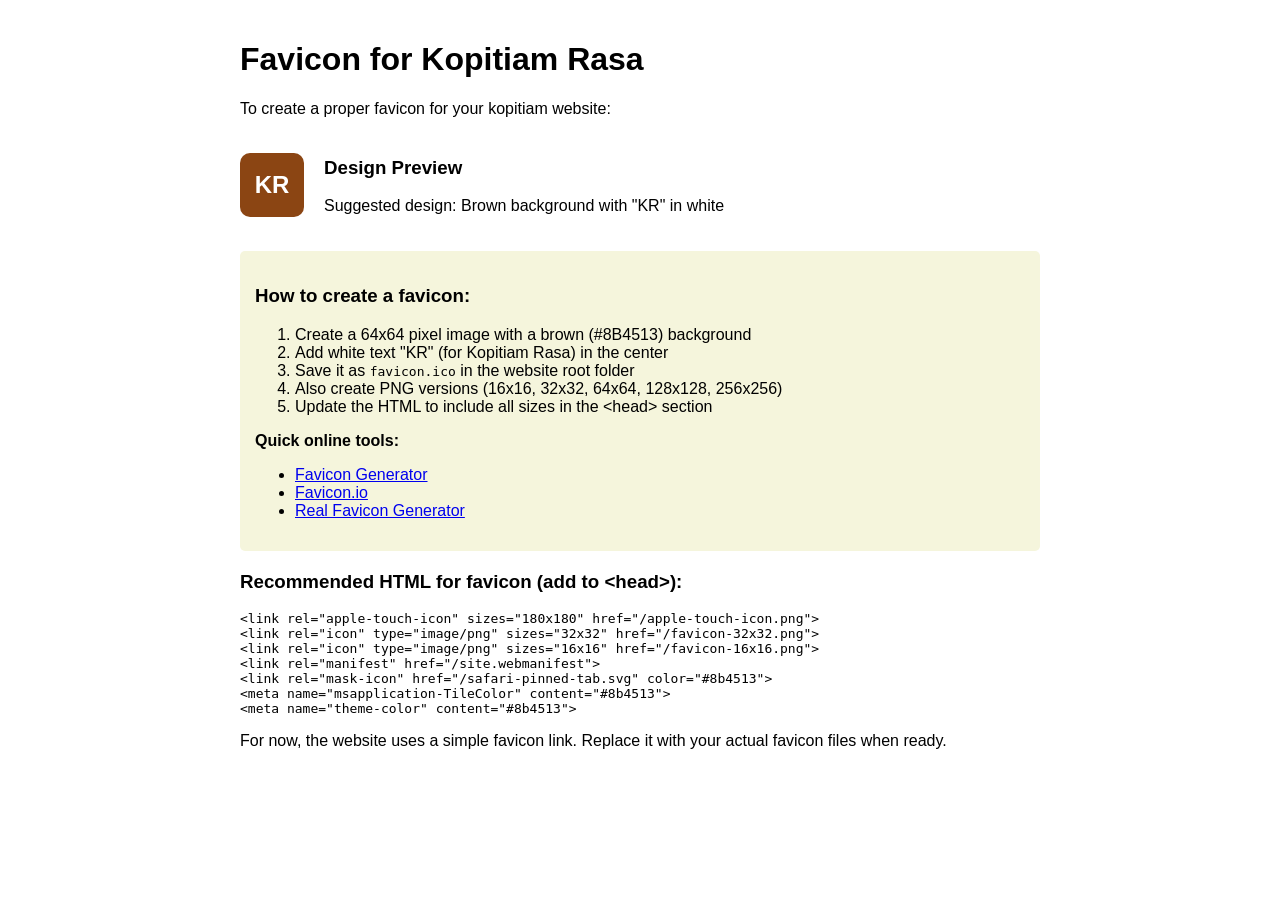
<file: favicon.html>
<!DOCTYPE html>
<html>
<head>
    <title>Favicon Generator</title>
    <style>
        body { font-family: Arial, sans-serif; max-width: 800px; margin: 0 auto; padding: 20px; }
        .favicon-preview { display: flex; gap: 20px; margin: 20px 0; align-items: center; }
        .favicon-box { width: 64px; height: 64px; background: #8B4513; border-radius: 10px; display: flex; align-items: center; justify-content: center; color: white; font-size: 24px; font-weight: bold; }
        .instructions { background: #f5f5dc; padding: 15px; border-radius: 5px; margin: 20px 0; }
    </style>
</head>
<body>
    <h1>Favicon for Kopitiam Rasa</h1>
    
    <p>To create a proper favicon for your kopitiam website:</p>
    
    <div class="favicon-preview">
        <div class="favicon-box">KR</div>
        <div>
            <h3>Design Preview</h3>
            <p>Suggested design: Brown background with "KR" in white</p>
        </div>
    </div>
    
    <div class="instructions">
        <h3>How to create a favicon:</h3>
        <ol>
            <li>Create a 64x64 pixel image with a brown (#8B4513) background</li>
            <li>Add white text "KR" (for Kopitiam Rasa) in the center</li>
            <li>Save it as <code>favicon.ico</code> in the website root folder</li>
            <li>Also create PNG versions (16x16, 32x32, 64x64, 128x128, 256x256)</li>
            <li>Update the HTML to include all sizes in the &lt;head&gt; section</li>
        </ol>
        
        <p><strong>Quick online tools:</strong></p>
        <ul>
            <li><a href="https://www.favicon-generator.org/" target="_blank">Favicon Generator</a></li>
            <li><a href="https://favicon.io/" target="_blank">Favicon.io</a></li>
            <li><a href="https://realfavicongenerator.net/" target="_blank">Real Favicon Generator</a></li>
        </ul>
    </div>
    
    <h3>Recommended HTML for favicon (add to &lt;head&gt;):</h3>
    <pre><code>&lt;link rel="apple-touch-icon" sizes="180x180" href="/apple-touch-icon.png"&gt;
&lt;link rel="icon" type="image/png" sizes="32x32" href="/favicon-32x32.png"&gt;
&lt;link rel="icon" type="image/png" sizes="16x16" href="/favicon-16x16.png"&gt;
&lt;link rel="manifest" href="/site.webmanifest"&gt;
&lt;link rel="mask-icon" href="/safari-pinned-tab.svg" color="#8b4513"&gt;
&lt;meta name="msapplication-TileColor" content="#8b4513"&gt;
&lt;meta name="theme-color" content="#8b4513"&gt;</code></pre>
    
    <p>For now, the website uses a simple favicon link. Replace it with your actual favicon files when ready.</p>
</body>
</html>
</file>
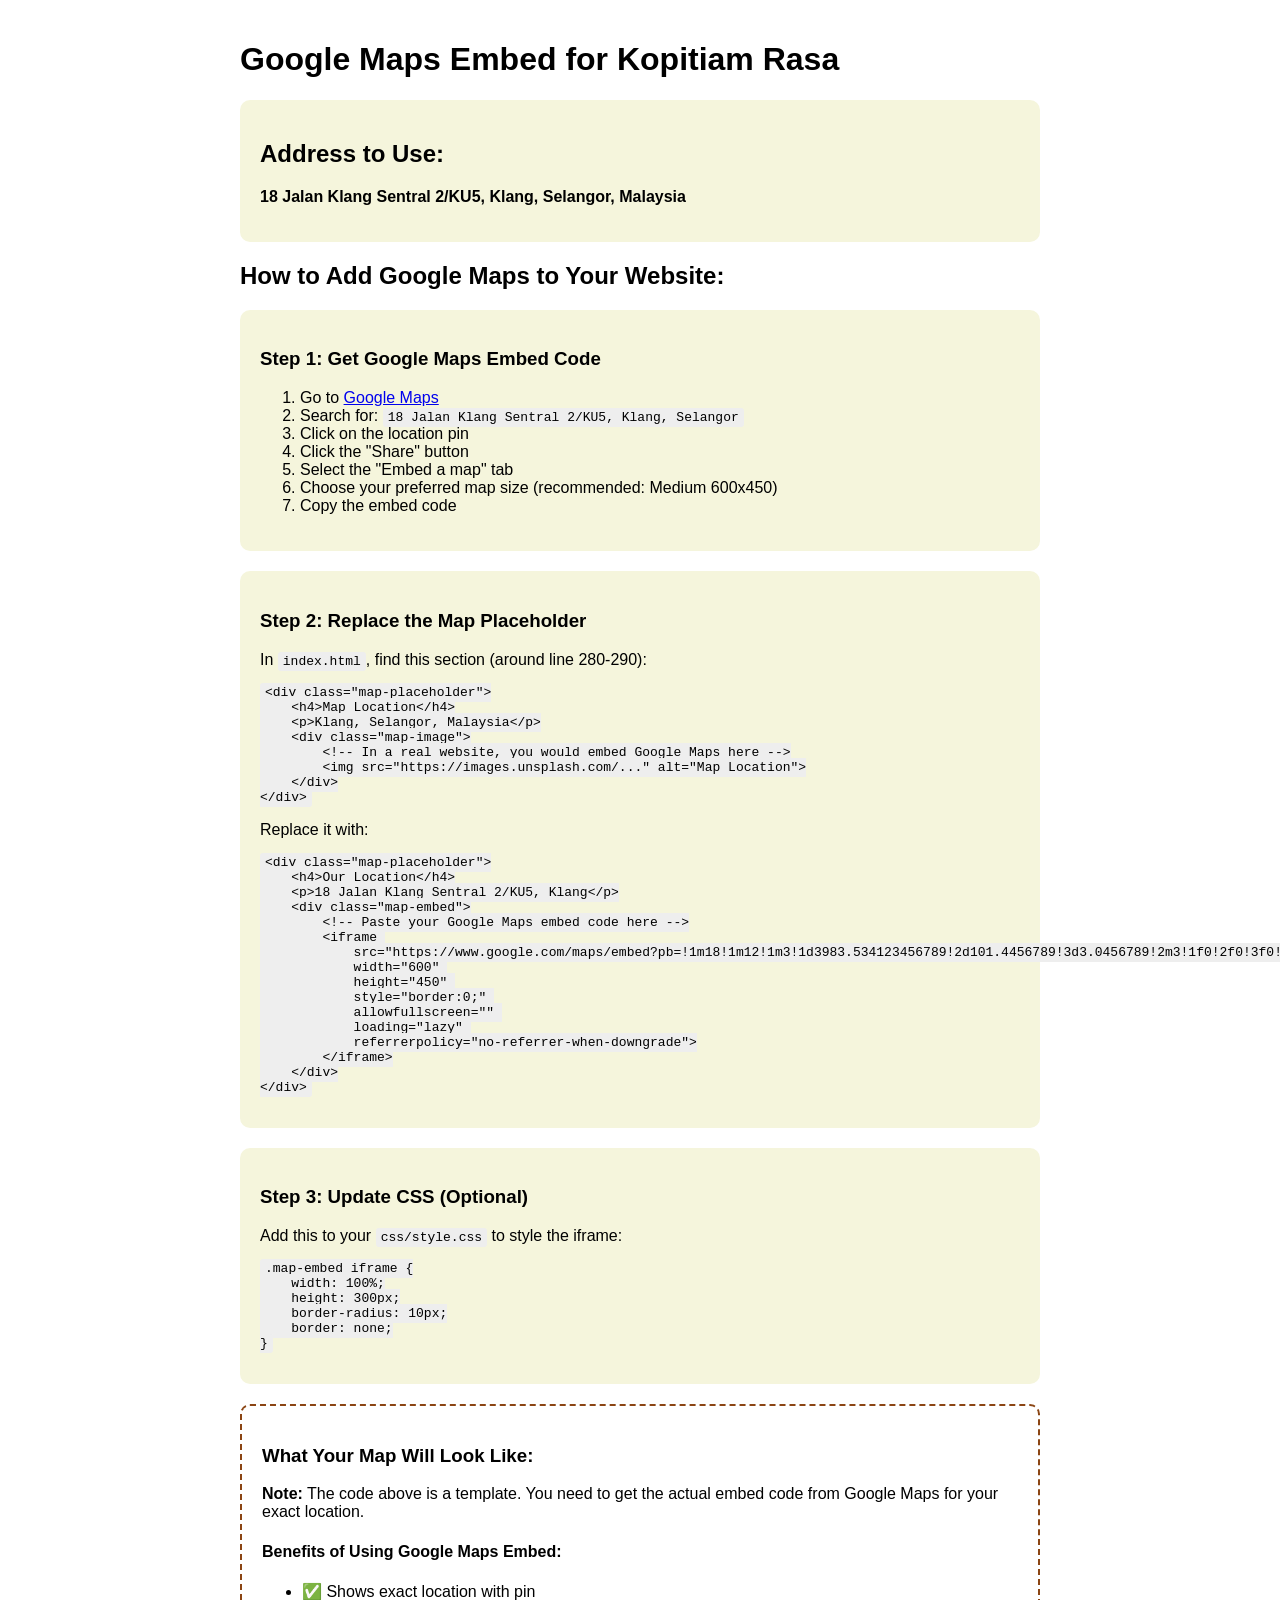
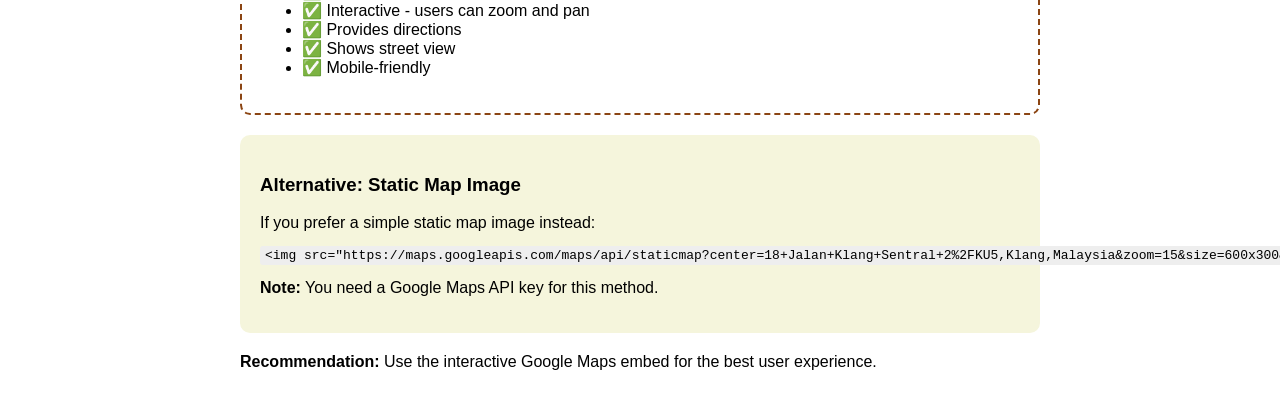
<file: google-maps-instructions.html>
<!DOCTYPE html>
<html>
<head>
    <title>Google Maps Embed for Kopitiam Rasa</title>
    <style>
        body { font-family: Arial, sans-serif; max-width: 800px; margin: 0 auto; padding: 20px; }
        .instructions { background: #f5f5dc; padding: 20px; border-radius: 10px; margin: 20px 0; }
        code { background: #eee; padding: 2px 5px; border-radius: 3px; }
        .embed-preview { background: white; padding: 20px; border-radius: 10px; border: 2px dashed #8B4513; margin: 20px 0; }
    </style>
</head>
<body>
    <h1>Google Maps Embed for Kopitiam Rasa</h1>
    
    <div class="instructions">
        <h2>Address to Use:</h2>
        <p><strong>18 Jalan Klang Sentral 2/KU5, Klang, Selangor, Malaysia</strong></p>
    </div>
    
    <h2>How to Add Google Maps to Your Website:</h2>
    
    <div class="instructions">
        <h3>Step 1: Get Google Maps Embed Code</h3>
        <ol>
            <li>Go to <a href="https://maps.google.com" target="_blank">Google Maps</a></li>
            <li>Search for: <code>18 Jalan Klang Sentral 2/KU5, Klang, Selangor</code></li>
            <li>Click on the location pin</li>
            <li>Click the "Share" button</li>
            <li>Select the "Embed a map" tab</li>
            <li>Choose your preferred map size (recommended: Medium 600x450)</li>
            <li>Copy the embed code</li>
        </ol>
    </div>
    
    <div class="instructions">
        <h3>Step 2: Replace the Map Placeholder</h3>
        <p>In <code>index.html</code>, find this section (around line 280-290):</p>
        <pre><code>&lt;div class="map-placeholder"&gt;
    &lt;h4&gt;Map Location&lt;/h4&gt;
    &lt;p&gt;Klang, Selangor, Malaysia&lt;/p&gt;
    &lt;div class="map-image"&gt;
        &lt;!-- In a real website, you would embed Google Maps here --&gt;
        &lt;img src="https://images.unsplash.com/..." alt="Map Location"&gt;
    &lt;/div&gt;
&lt;/div&gt;</code></pre>
        
        <p>Replace it with:</p>
        <pre><code>&lt;div class="map-placeholder"&gt;
    &lt;h4&gt;Our Location&lt;/h4&gt;
    &lt;p&gt;18 Jalan Klang Sentral 2/KU5, Klang&lt;/p&gt;
    &lt;div class="map-embed"&gt;
        &lt;!-- Paste your Google Maps embed code here --&gt;
        &lt;iframe 
            src="https://www.google.com/maps/embed?pb=!1m18!1m12!1m3!1d3983.534123456789!2d101.4456789!3d3.0456789!2m3!1f0!2f0!3f0!3m2!1i1024!2i768!4f13.1!3m3!1m2!1s0x31cc4d1234567890%3A0xabcdef123456789!2s18%20Jalan%20Klang%20Sentral%202%2FKU5%2C%20Klang%2C%20Selangor!5e0!3m2!1sen!2smy!4v1234567890123!5m2!1sen!2smy" 
            width="600" 
            height="450" 
            style="border:0;" 
            allowfullscreen="" 
            loading="lazy" 
            referrerpolicy="no-referrer-when-downgrade"&gt;
        &lt;/iframe&gt;
    &lt;/div&gt;
&lt;/div&gt;</code></pre>
    </div>
    
    <div class="instructions">
        <h3>Step 3: Update CSS (Optional)</h3>
        <p>Add this to your <code>css/style.css</code> to style the iframe:</p>
        <pre><code>.map-embed iframe {
    width: 100%;
    height: 300px;
    border-radius: 10px;
    border: none;
}</code></pre>
    </div>
    
    <div class="embed-preview">
        <h3>What Your Map Will Look Like:</h3>
        <p><strong>Note:</strong> The code above is a template. You need to get the actual embed code from Google Maps for your exact location.</p>
        
        <h4>Benefits of Using Google Maps Embed:</h4>
        <ul>
            <li>✅ Shows exact location with pin</li>
            <li>✅ Interactive - users can zoom and pan</li>
            <li>✅ Provides directions</li>
            <li>✅ Shows street view</li>
            <li>✅ Mobile-friendly</li>
        </ul>
    </div>
    
    <div class="instructions">
        <h3>Alternative: Static Map Image</h3>
        <p>If you prefer a simple static map image instead:</p>
        <pre><code>&lt;img src="https://maps.googleapis.com/maps/api/staticmap?center=18+Jalan+Klang+Sentral+2%2FKU5,Klang,Malaysia&zoom=15&size=600x300&markers=color:red%7C18+Jalan+Klang+Sentral+2%2FKU5,Klang,Malaysia&key=YOUR_API_KEY" alt="Kopitiam Rasa Location"&gt;</code></pre>
        <p><strong>Note:</strong> You need a Google Maps API key for this method.</p>
    </div>
    
    <p><strong>Recommendation:</strong> Use the interactive Google Maps embed for the best user experience.</p>
</body>
</html>
</file>
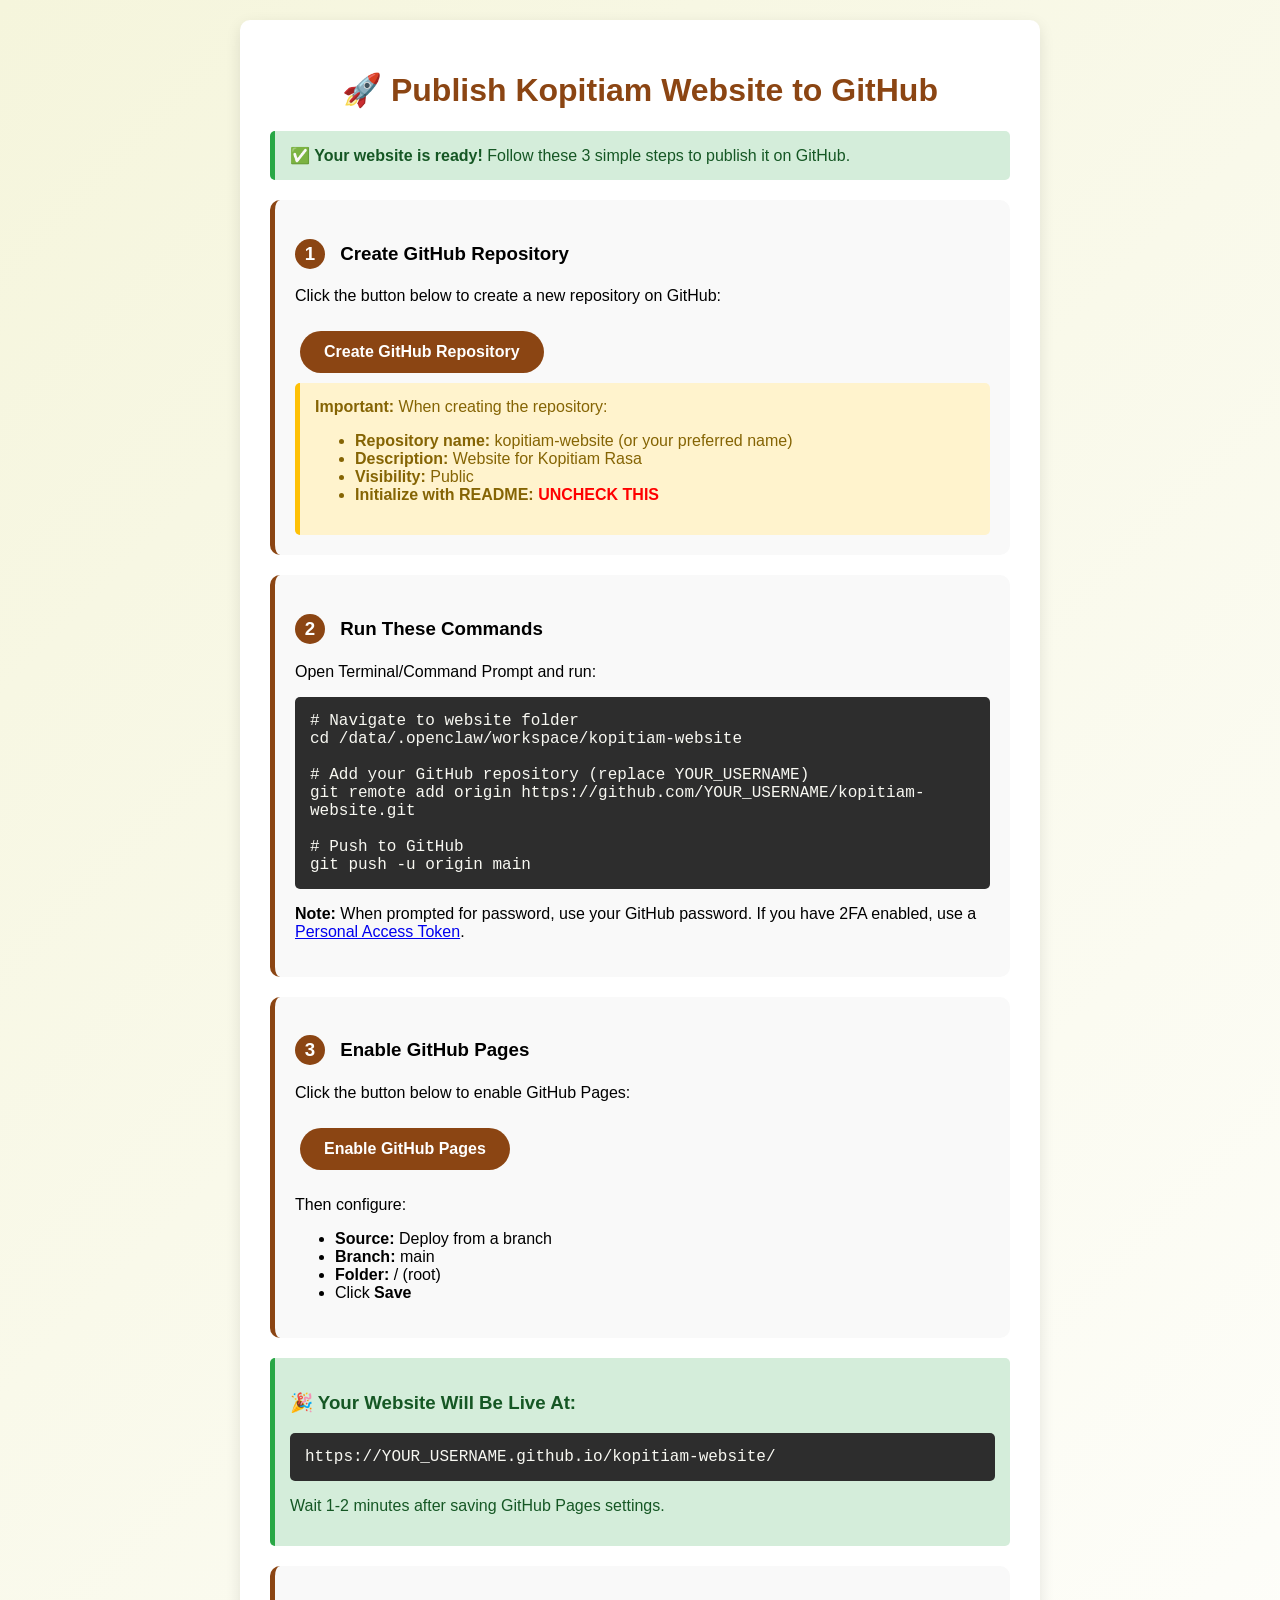
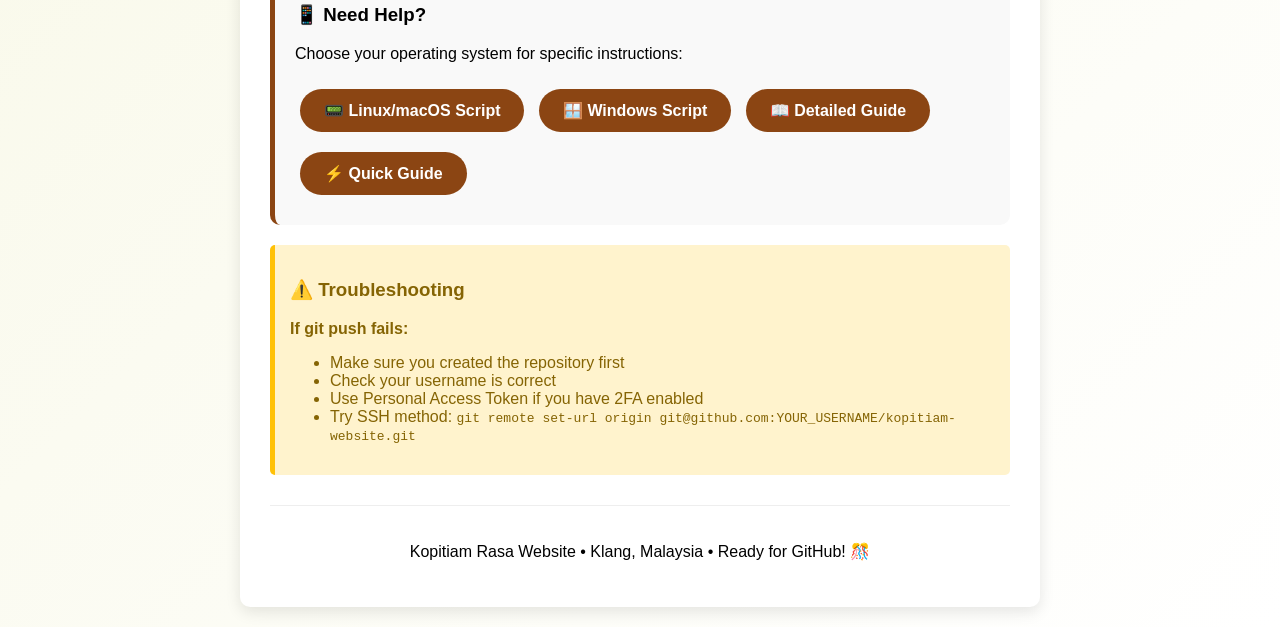
<file: ONE_CLICK_GITHUB.html>
<!DOCTYPE html>
<html>
<head>
    <title>One-Click GitHub Publish - Kopitiam Rasa</title>
    <style>
        body {
            font-family: Arial, sans-serif;
            max-width: 800px;
            margin: 0 auto;
            padding: 20px;
            background: linear-gradient(135deg, #f5f5dc 0%, #fff 100%);
        }
        .container {
            background: white;
            padding: 30px;
            border-radius: 10px;
            box-shadow: 0 5px 15px rgba(0,0,0,0.1);
        }
        h1 {
            color: #8B4513;
            text-align: center;
        }
        .step {
            background: #f9f9f9;
            padding: 20px;
            margin: 20px 0;
            border-radius: 10px;
            border-left: 5px solid #8B4513;
        }
        .step-number {
            display: inline-block;
            background: #8B4513;
            color: white;
            width: 30px;
            height: 30px;
            border-radius: 50%;
            text-align: center;
            line-height: 30px;
            margin-right: 10px;
        }
        .button {
            display: inline-block;
            background: #8B4513;
            color: white;
            padding: 12px 24px;
            text-decoration: none;
            border-radius: 30px;
            font-weight: bold;
            margin: 10px 5px;
            transition: all 0.3s;
        }
        .button:hover {
            background: #D2691E;
            transform: translateY(-2px);
            box-shadow: 0 5px 10px rgba(0,0,0,0.2);
        }
        .code {
            background: #2d2d2d;
            color: #f8f8f2;
            padding: 15px;
            border-radius: 5px;
            font-family: 'Courier New', monospace;
            overflow-x: auto;
            margin: 15px 0;
        }
        .success {
            background: #d4edda;
            color: #155724;
            padding: 15px;
            border-radius: 5px;
            border-left: 5px solid #28a745;
        }
        .warning {
            background: #fff3cd;
            color: #856404;
            padding: 15px;
            border-radius: 5px;
            border-left: 5px solid #ffc107;
        }
    </style>
</head>
<body>
    <div class="container">
        <h1>🚀 Publish Kopitiam Website to GitHub</h1>
        
        <div class="success">
            <strong>✅ Your website is ready!</strong> Follow these 3 simple steps to publish it on GitHub.
        </div>
        
        <div class="step">
            <h3><span class="step-number">1</span> Create GitHub Repository</h3>
            <p>Click the button below to create a new repository on GitHub:</p>
            <a href="https://github.com/new" target="_blank" class="button">Create GitHub Repository</a>
            
            <div class="warning">
                <strong>Important:</strong> When creating the repository:
                <ul>
                    <li><strong>Repository name:</strong> kopitiam-website (or your preferred name)</li>
                    <li><strong>Description:</strong> Website for Kopitiam Rasa</li>
                    <li><strong>Visibility:</strong> Public</li>
                    <li><strong>Initialize with README:</strong> <span style="color: red; font-weight: bold;">UNCHECK THIS</span></li>
                </ul>
            </div>
        </div>
        
        <div class="step">
            <h3><span class="step-number">2</span> Run These Commands</h3>
            <p>Open Terminal/Command Prompt and run:</p>
            <div class="code">
# Navigate to website folder<br>
cd /data/.openclaw/workspace/kopitiam-website<br>
<br>
# Add your GitHub repository (replace YOUR_USERNAME)<br>
git remote add origin https://github.com/YOUR_USERNAME/kopitiam-website.git<br>
<br>
# Push to GitHub<br>
git push -u origin main
            </div>
            <p><strong>Note:</strong> When prompted for password, use your GitHub password. If you have 2FA enabled, use a <a href="https://github.com/settings/tokens" target="_blank">Personal Access Token</a>.</p>
        </div>
        
        <div class="step">
            <h3><span class="step-number">3</span> Enable GitHub Pages</h3>
            <p>Click the button below to enable GitHub Pages:</p>
            <a href="https://github.com/YOUR_USERNAME/kopitiam-website/settings/pages" target="_blank" class="button">Enable GitHub Pages</a>
            <p>Then configure:</p>
            <ul>
                <li><strong>Source:</strong> Deploy from a branch</li>
                <li><strong>Branch:</strong> main</li>
                <li><strong>Folder:</strong> / (root)</li>
                <li>Click <strong>Save</strong></li>
            </ul>
        </div>
        
        <div class="success">
            <h3>🎉 Your Website Will Be Live At:</h3>
            <div class="code">https://YOUR_USERNAME.github.io/kopitiam-website/</div>
            <p>Wait 1-2 minutes after saving GitHub Pages settings.</p>
        </div>
        
        <div class="step">
            <h3>📱 Need Help?</h3>
            <p>Choose your operating system for specific instructions:</p>
            <a href="publish.sh" class="button">📟 Linux/macOS Script</a>
            <a href="publish.bat" class="button">🪟 Windows Script</a>
            <a href="GITHUB_PUBLISH_GUIDE.md" class="button">📖 Detailed Guide</a>
            <a href="PUBLISH_TO_GITHUB.md" class="button">⚡ Quick Guide</a>
        </div>
        
        <div class="warning">
            <h3>⚠️ Troubleshooting</h3>
            <p><strong>If git push fails:</strong></p>
            <ul>
                <li>Make sure you created the repository first</li>
                <li>Check your username is correct</li>
                <li>Use Personal Access Token if you have 2FA enabled</li>
                <li>Try SSH method: <code>git remote set-url origin git@github.com:YOUR_USERNAME/kopitiam-website.git</code></li>
            </ul>
        </div>
        
        <div style="text-align: center; margin-top: 30px; padding-top: 20px; border-top: 1px solid #eee;">
            <p>Kopitiam Rasa Website • Klang, Malaysia • Ready for GitHub! 🎊</p>
        </div>
    </div>
</body>
</html>
</file>
